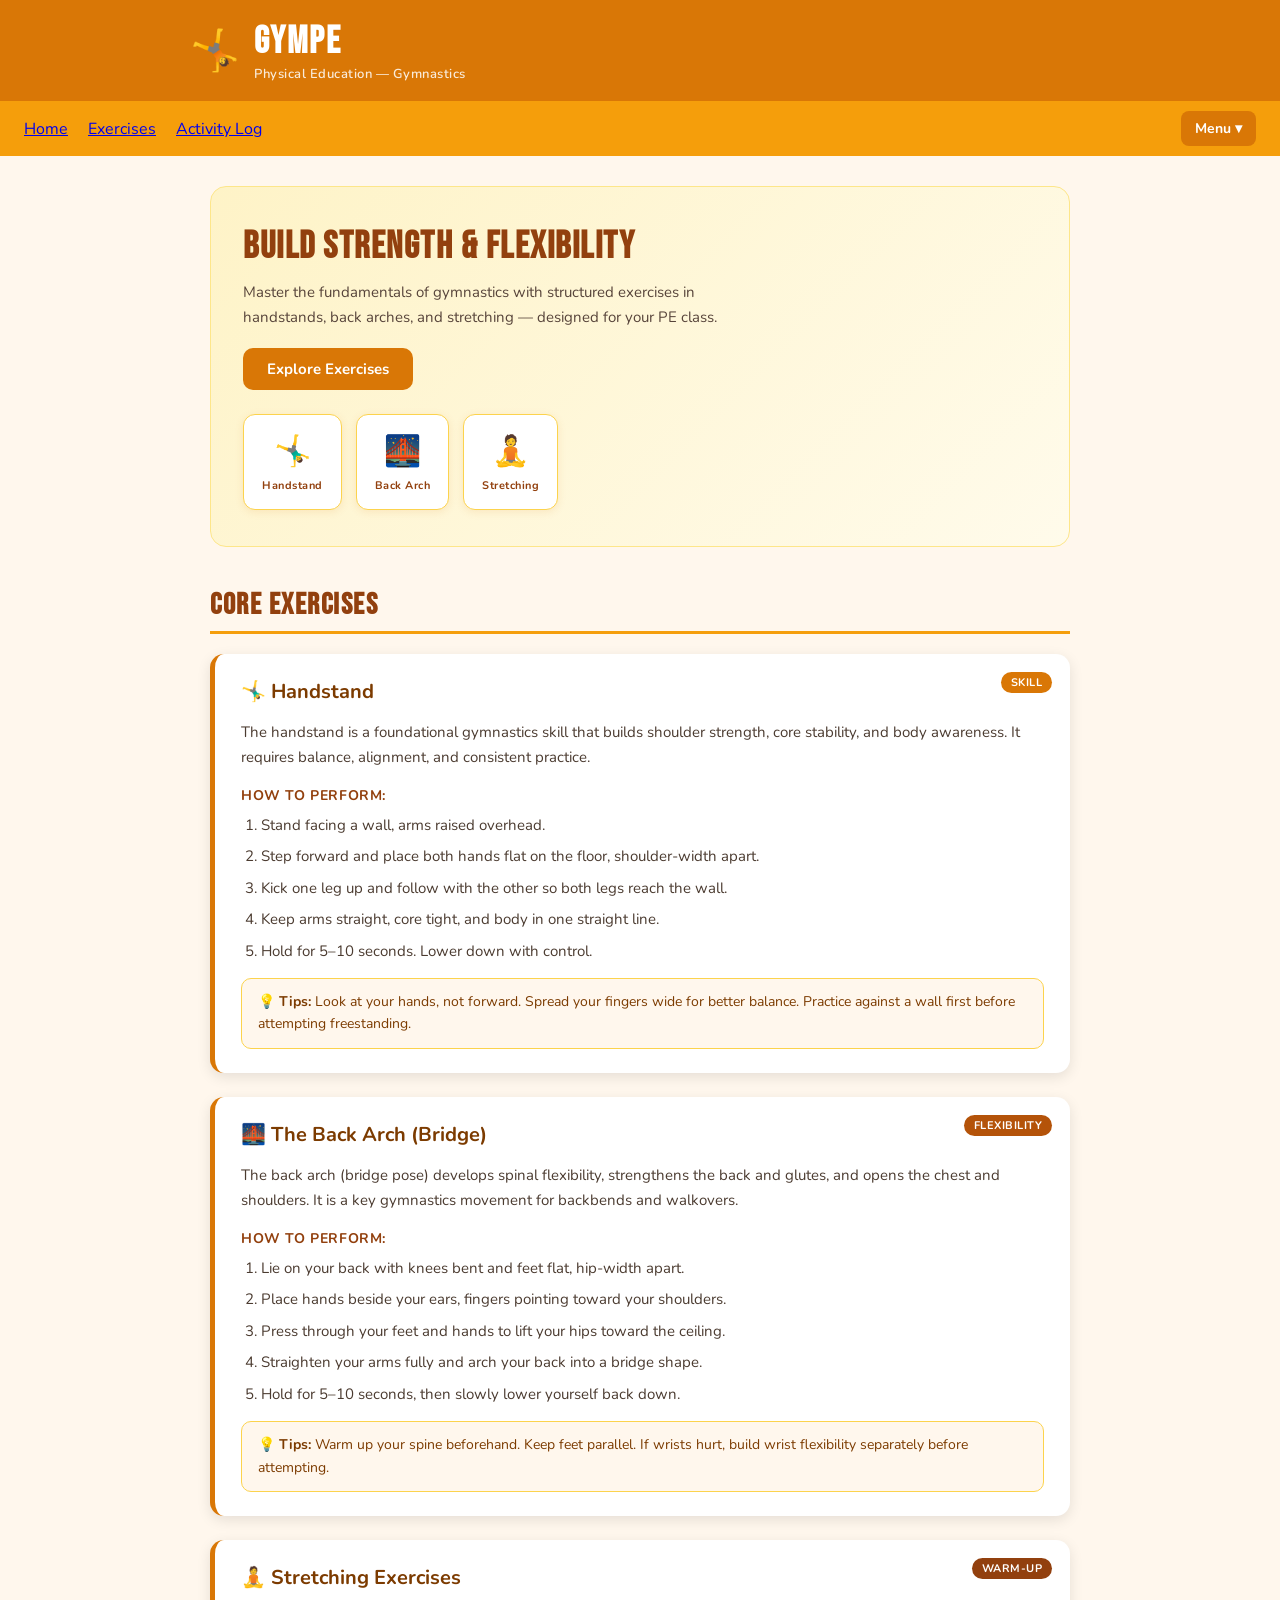
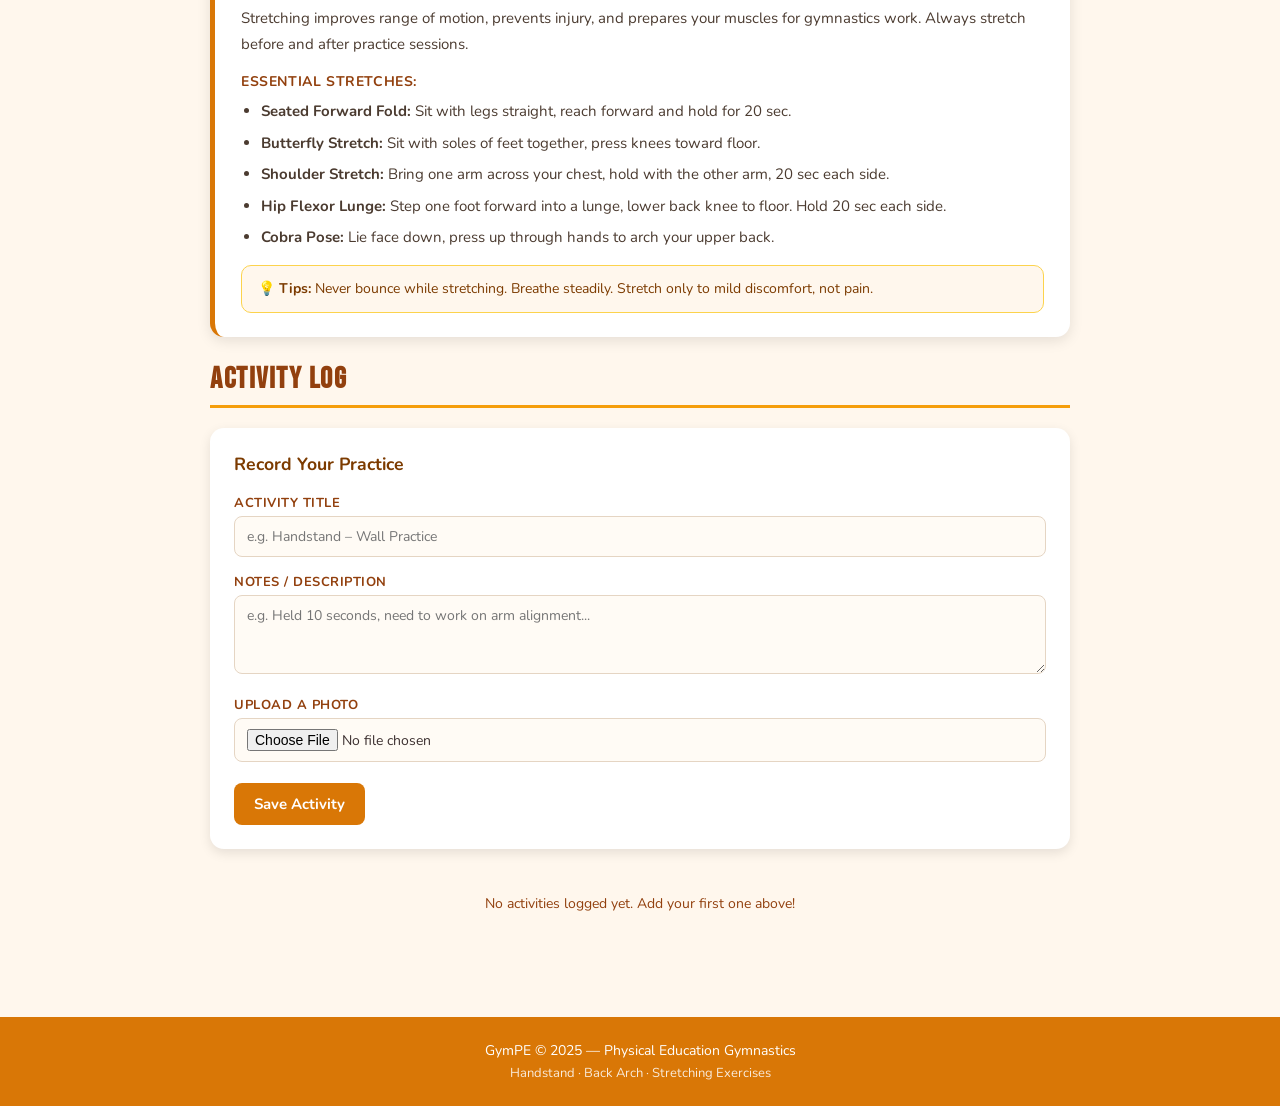
<file: index.html>
<!DOCTYPE html>
<html lang="en">
<head>
  <meta charset="UTF-8" />
  <meta name="viewport" content="width=device-width, initial-scale=1.0"/>
  <title>GymPE — Physical Education Gymnastics</title>
  <link href="https://fonts.googleapis.com/css2?family=Bebas+Neue&family=Nunito:wght@400;600;700&display=swap" rel="stylesheet"/>
  <link rel="stylesheet" href="style.css"/>
</head>
<body>

  <header>
    <div class="header-inner">
      <span class="logo-badge">🤸</span>
      <div>
        <h1>GymPE</h1>
        <p class="header-sub">Physical Education — Gymnastics</p>
      </div>
    </div>
  </header>

  <nav>
    <div class="nav-left">
      <a href="#home">Home</a>
      <a href="#exercises">Exercises</a>
      <a href="#log">Activity Log</a>
    </div>
    <div class="nav-right">
      <div class="dropdown">
        <button class="dropbtn">Menu ▾</button>
        <div class="dropdown-content">
          <a href="#handstand">Handstand</a>
          <a href="#backarch">Back Arch</a>
          <a href="#stretching">Stretching</a>
        </div>
      </div>
    </div>
  </nav>

  <main>

    <!-- HERO -->
    <section id="home" class="hero-section">
      <div class="hero-text">
        <h2>Build Strength &amp; Flexibility</h2>
        <p>Master the fundamentals of gymnastics with structured exercises in handstands, back arches, and stretching — designed for your PE class.</p>
        <a href="#exercises" class="cta-btn">Explore Exercises</a>
      </div>
      <div class="hero-icons">
        <div class="hero-icon-box">🤸‍♂️<br/><span>Handstand</span></div>
        <div class="hero-icon-box">🌉<br/><span>Back Arch</span></div>
        <div class="hero-icon-box">🧘<br/><span>Stretching</span></div>
      </div>
    </section>

    <!-- EXERCISES -->
    <section id="exercises">
      <h2 class="section-title">Core Exercises</h2>

      <!-- Handstand -->
      <div class="exercise-card" id="handstand">
        <div class="exercise-badge" style="background:#d97706;">Skill</div>
        <h3>🤸‍♂️ Handstand</h3>
        <p>The handstand is a foundational gymnastics skill that builds shoulder strength, core stability, and body awareness. It requires balance, alignment, and consistent practice.</p>
        <h4>How to Perform:</h4>
        <ol>
          <li>Stand facing a wall, arms raised overhead.</li>
          <li>Step forward and place both hands flat on the floor, shoulder-width apart.</li>
          <li>Kick one leg up and follow with the other so both legs reach the wall.</li>
          <li>Keep arms straight, core tight, and body in one straight line.</li>
          <li>Hold for 5–10 seconds. Lower down with control.</li>
        </ol>
        <div class="tips-box">
          <strong>💡 Tips:</strong> Look at your hands, not forward. Spread your fingers wide for better balance. Practice against a wall first before attempting freestanding.
        </div>
      </div>

      <!-- Back Arch -->
      <div class="exercise-card" id="backarch">
        <div class="exercise-badge" style="background:#b45309;">Flexibility</div>
        <h3>🌉 The Back Arch (Bridge)</h3>
        <p>The back arch (bridge pose) develops spinal flexibility, strengthens the back and glutes, and opens the chest and shoulders. It is a key gymnastics movement for backbends and walkovers.</p>
        <h4>How to Perform:</h4>
        <ol>
          <li>Lie on your back with knees bent and feet flat, hip-width apart.</li>
          <li>Place hands beside your ears, fingers pointing toward your shoulders.</li>
          <li>Press through your feet and hands to lift your hips toward the ceiling.</li>
          <li>Straighten your arms fully and arch your back into a bridge shape.</li>
          <li>Hold for 5–10 seconds, then slowly lower yourself back down.</li>
        </ol>
        <div class="tips-box">
          <strong>💡 Tips:</strong> Warm up your spine beforehand. Keep feet parallel. If wrists hurt, build wrist flexibility separately before attempting.
        </div>
      </div>

      <!-- Stretching -->
      <div class="exercise-card" id="stretching">
        <div class="exercise-badge" style="background:#92400e;">Warm-Up</div>
        <h3>🧘 Stretching Exercises</h3>
        <p>Stretching improves range of motion, prevents injury, and prepares your muscles for gymnastics work. Always stretch before and after practice sessions.</p>
        <h4>Essential Stretches:</h4>
        <ul>
          <li><strong>Seated Forward Fold:</strong> Sit with legs straight, reach forward and hold for 20 sec.</li>
          <li><strong>Butterfly Stretch:</strong> Sit with soles of feet together, press knees toward floor.</li>
          <li><strong>Shoulder Stretch:</strong> Bring one arm across your chest, hold with the other arm, 20 sec each side.</li>
          <li><strong>Hip Flexor Lunge:</strong> Step one foot forward into a lunge, lower back knee to floor. Hold 20 sec each side.</li>
          <li><strong>Cobra Pose:</strong> Lie face down, press up through hands to arch your upper back.</li>
        </ul>
        <div class="tips-box">
          <strong>💡 Tips:</strong> Never bounce while stretching. Breathe steadily. Stretch only to mild discomfort, not pain.
        </div>
      </div>
    </section>

    <!-- ACTIVITY LOG -->
    <section id="log">
      <h2 class="section-title">Activity Log</h2>
      <div class="card">
        <h3 style="margin-top:0;">Record Your Practice</h3>
        <label for="activityTitle">Activity Title</label>
        <input type="text" id="activityTitle" placeholder="e.g. Handstand – Wall Practice" />

        <label for="description">Notes / Description</label>
        <textarea id="description" rows="3" placeholder="e.g. Held 10 seconds, need to work on arm alignment..."></textarea>

        <label for="activityImage">Upload a Photo</label>
        <input type="file" id="activityImage" accept="image/*" />

        <button onclick="saveActivity()" style="margin-top:5px;">Save Activity</button>
      </div>

      <div id="activityList" style="margin-top:25px;"></div>
    </section>

  </main>

  <footer>
    <p>GymPE &copy; 2025 — Physical Education Gymnastics</p>
    <p style="font-size:13px; opacity:0.85;">Handstand · Back Arch · Stretching Exercises</p>
  </footer>

  <script src="script.js"></script>
</body>
</html>
</file>
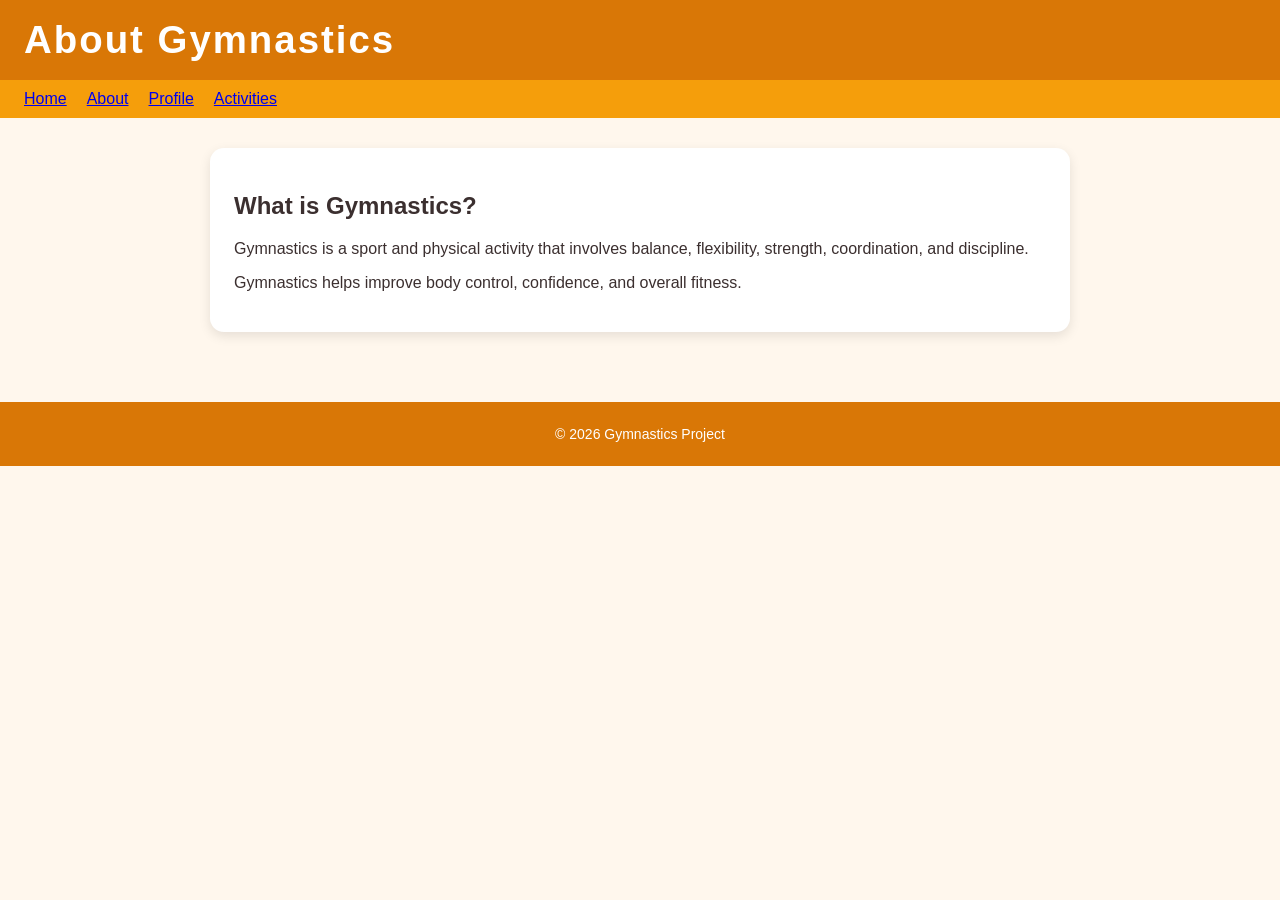
<file: about.html>
<!DOCTYPE html>
<html lang="eng">
<head>
    <meta charset="UTF-8">
    <meta name="viewport" content="width=device-width, initial-scale=1.0">
    <title>About Gymnastics</title>
    <link rel="stylesheet" href="style.css">
</head>
<body>

    <header>
        <h1>About Gymnastics</h1>
    </header>

    <nav>
      <div class="nav-left">
        <a href="index.html">Home</a>
        <a href="about.html">About</a>
        <a href="profile.html">Profile</a>
        <a href="activities.html">Activities</a>
      </div>
    </nav>

    <main>
        <div class="card">

            <h2>What is Gymnastics?</h2>

            <p>
                Gymnastics is a sport and physical activity that
                involves balance, flexibility, strength,
                coordination, and discipline.
            </p>

            <p>
                Gymnastics helps improve body control,
                confidence, and overall fitness.
            </p>

        </div>
    </main>

    <footer>
        <p>© 2026 Gymnastics Project</p>
    </footer>

</body>
</html>
</file>
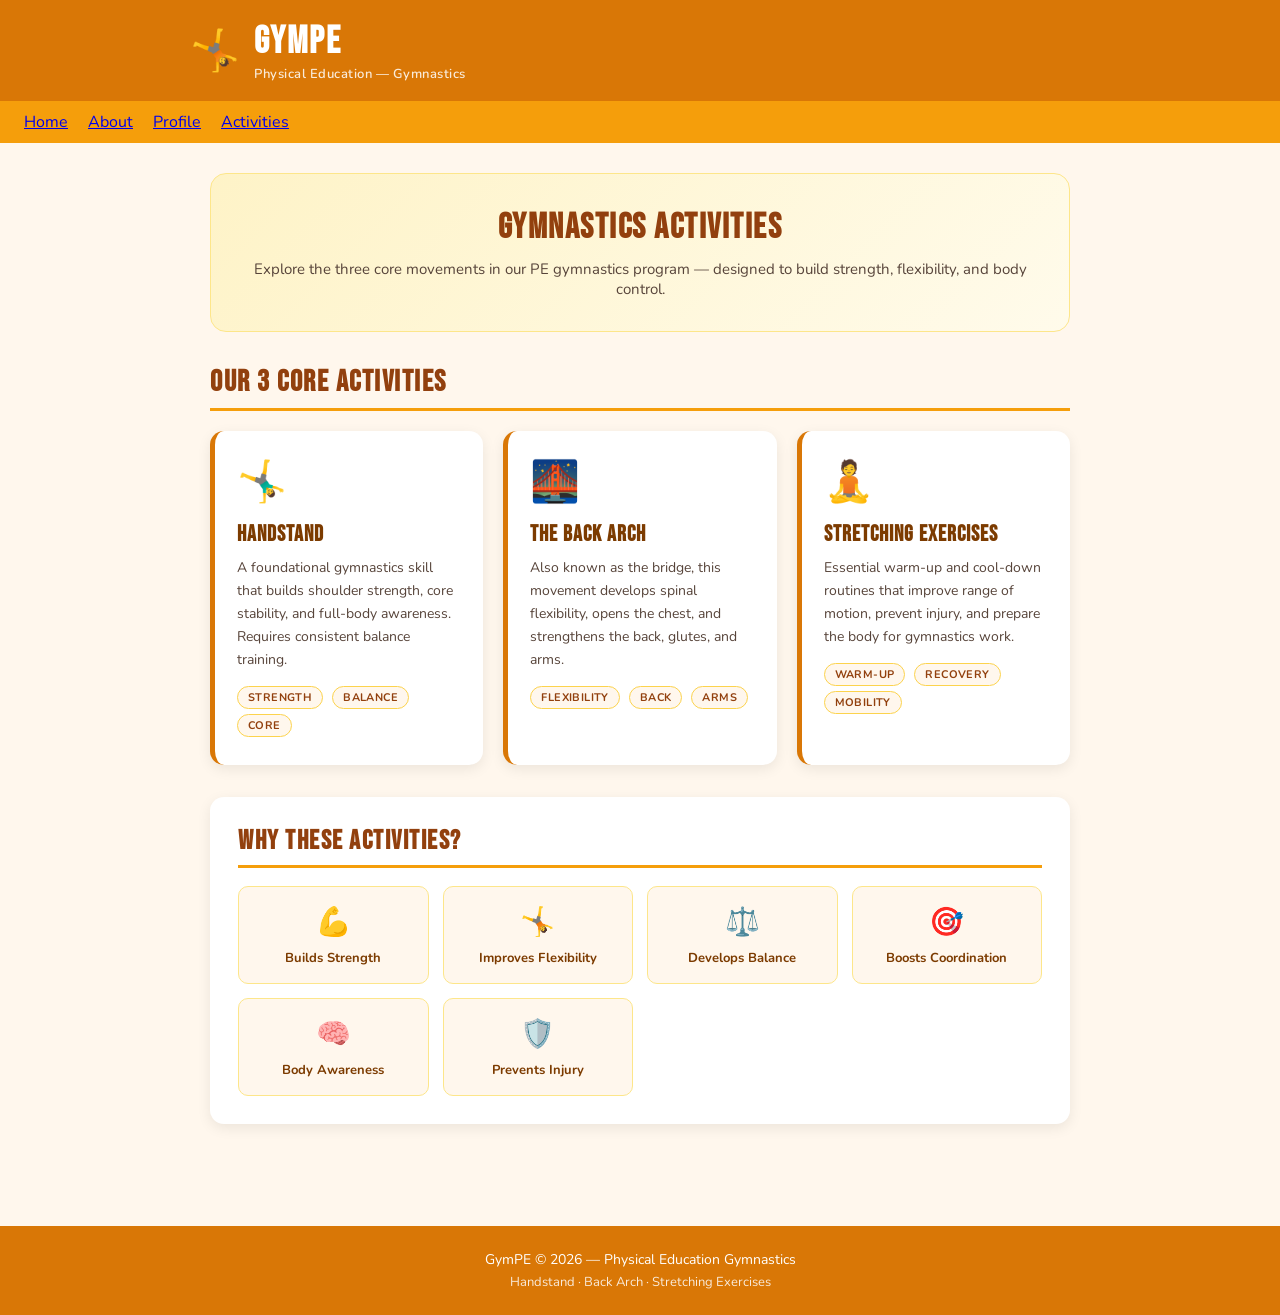
<file: activities (1).html>
<!DOCTYPE html>
<html lang="en">
<head>
  <meta charset="UTF-8">
  <meta name="viewport" content="width=device-width, initial-scale=1.0">
  <title>Activities — GymPE</title>
  <link href="https://fonts.googleapis.com/css2?family=Bebas+Neue&family=Nunito:wght@400;600;700&display=swap" rel="stylesheet"/>
  <link rel="stylesheet" href="style.css">
  <style>
    .activities-hero {
      background: linear-gradient(135deg, #fef3c7 0%, #fffbeb 100%);
      border-radius: 16px;
      padding: 32px;
      margin-bottom: 32px;
      border: 1px solid #fde68a;
      text-align: center;
    }
    .activities-hero h2 {
      font-family: 'Bebas Neue', sans-serif;
      font-size: 2.2rem;
      color: #92400e;
      letter-spacing: 1.5px;
      margin: 0 0 10px;
    }
    .activities-hero p {
      color: #57443a;
      font-size: 15px;
      margin: 0;
    }
    .activity-grid {
      display: grid;
      grid-template-columns: repeat(auto-fit, minmax(260px, 1fr));
      gap: 20px;
      margin-bottom: 32px;
    }
    .act-card {
      background: white;
      border-radius: 14px;
      padding: 24px 22px;
      border-left: 5px solid #d97706;
      box-shadow: 0 4px 14px rgba(0,0,0,0.08);
      transition: transform 0.15s;
    }
    .act-card:hover {
      transform: translateY(-3px);
    }
    .act-icon {
      font-size: 40px;
      margin-bottom: 12px;
      display: block;
    }
    .act-card h3 {
      font-family: 'Bebas Neue', sans-serif;
      font-size: 1.4rem;
      color: #7c3b00;
      letter-spacing: 1px;
      margin: 0 0 8px;
    }
    .act-card p {
      font-size: 14px;
      color: #57443a;
      line-height: 1.65;
      margin: 0 0 14px;
    }
    .act-tag {
      display: inline-block;
      background: #fff7ed;
      border: 1px solid #fcd34d;
      color: #92400e;
      font-size: 11px;
      font-weight: 700;
      padding: 3px 10px;
      border-radius: 20px;
      margin-right: 5px;
      margin-bottom: 4px;
      text-transform: uppercase;
      letter-spacing: 0.4px;
    }
    .benefits-section {
      background: white;
      border-radius: 14px;
      padding: 28px;
      box-shadow: 0 4px 14px rgba(0,0,0,0.08);
      margin-bottom: 32px;
    }
    .benefits-section h2 {
      font-family: 'Bebas Neue', sans-serif;
      font-size: 1.7rem;
      color: #92400e;
      letter-spacing: 1.5px;
      margin: 0 0 18px;
      padding-bottom: 8px;
      border-bottom: 3px solid #f59e0b;
    }
    .benefits-grid {
      display: grid;
      grid-template-columns: repeat(auto-fit, minmax(180px, 1fr));
      gap: 14px;
    }
    .benefit-box {
      background: #fff7ed;
      border-radius: 10px;
      padding: 16px;
      text-align: center;
      border: 1px solid #fde68a;
    }
    .benefit-box span {
      font-size: 28px;
      display: block;
      margin-bottom: 8px;
    }
    .benefit-box p {
      margin: 0;
      font-size: 13px;
      font-weight: 700;
      color: #7c3b00;
    }
  </style>
</head>
<body>

  <header>
    <div class="header-inner">
      <span class="logo-badge">🤸</span>
      <div>
        <h1>GymPE</h1>
        <p class="header-sub">Physical Education — Gymnastics</p>
      </div>
    </div>
  </header>

  <nav>
    <div class="nav-left">
      <a href="index.html">Home</a>
      <a href="about.html">About</a>
      <a href="profile.html">Profile</a>
      <a href="activities.html">Activities</a>
    </div>
  </nav>

  <main>

    <div class="activities-hero">
      <h2>Gymnastics Activities</h2>
      <p>Explore the three core movements in our PE gymnastics program — designed to build strength, flexibility, and body control.</p>
    </div>

    <h2 class="section-title">Our 3 Core Activities</h2>

    <div class="activity-grid">

      <div class="act-card">
        <span class="act-icon">🤸‍♂️</span>
        <h3>Handstand</h3>
        <p>A foundational gymnastics skill that builds shoulder strength, core stability, and full-body awareness. Requires consistent balance training.</p>
        <span class="act-tag">Strength</span>
        <span class="act-tag">Balance</span>
        <span class="act-tag">Core</span>
      </div>

      <div class="act-card">
        <span class="act-icon">🌉</span>
        <h3>The Back Arch</h3>
        <p>Also known as the bridge, this movement develops spinal flexibility, opens the chest, and strengthens the back, glutes, and arms.</p>
        <span class="act-tag">Flexibility</span>
        <span class="act-tag">Back</span>
        <span class="act-tag">Arms</span>
      </div>

      <div class="act-card">
        <span class="act-icon">🧘</span>
        <h3>Stretching Exercises</h3>
        <p>Essential warm-up and cool-down routines that improve range of motion, prevent injury, and prepare the body for gymnastics work.</p>
        <span class="act-tag">Warm-Up</span>
        <span class="act-tag">Recovery</span>
        <span class="act-tag">Mobility</span>
      </div>

    </div>

    <div class="benefits-section">
      <h2>Why These Activities?</h2>
      <div class="benefits-grid">
        <div class="benefit-box">
          <span>💪</span>
          <p>Builds Strength</p>
        </div>
        <div class="benefit-box">
          <span>🤸</span>
          <p>Improves Flexibility</p>
        </div>
        <div class="benefit-box">
          <span>⚖️</span>
          <p>Develops Balance</p>
        </div>
        <div class="benefit-box">
          <span>🎯</span>
          <p>Boosts Coordination</p>
        </div>
        <div class="benefit-box">
          <span>🧠</span>
          <p>Body Awareness</p>
        </div>
        <div class="benefit-box">
          <span>🛡️</span>
          <p>Prevents Injury</p>
        </div>
      </div>
    </div>

  </main>

  <footer>
    <p>GymPE &copy; 2026 — Physical Education Gymnastics</p>
    <p style="font-size:13px; opacity:0.85;">Handstand · Back Arch · Stretching Exercises</p>
  </footer>

</body>
</html>
</file>
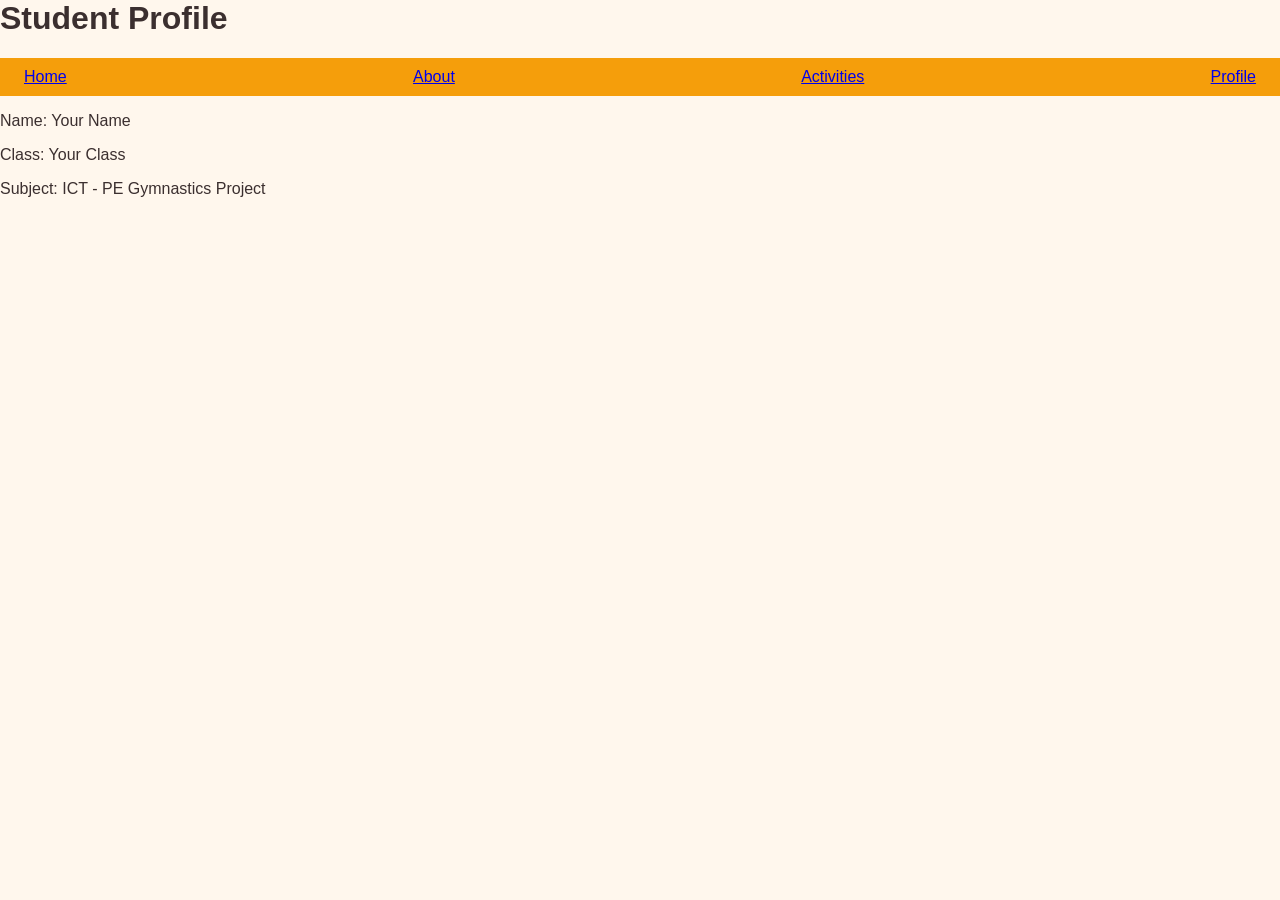
<file: profile.html>
<profile.html>
<html>
<head>
    <title>Profile</title>
    <link rel="stylesheet" href="style.css">
</head>

<body>

    <h1>Student Profile</h1>

    <nav>
        <a href="index.html">Home</a>
        <a href="about.html">About</a>
        <a href="activities.html">Activities</a>
        <a href="profile.html">Profile</a>
    </nav>

    <p>Name: Your Name</p>
    <p>Class: Your Class</p>
    <p>Subject: ICT - PE Gymnastics Project</p>

</body>
</html>
</file>
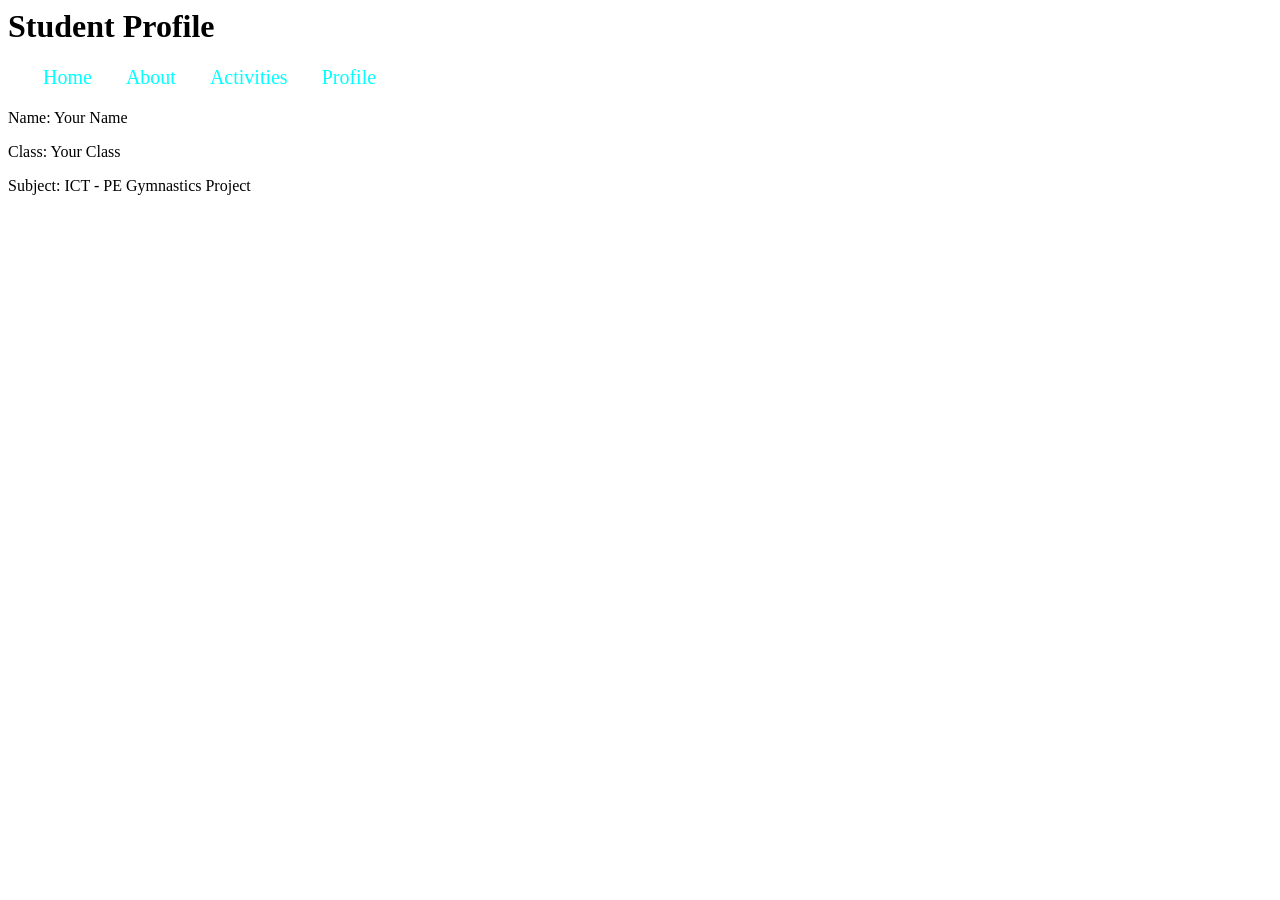
<file: New folder/profilke.html>
<profile.html>
<html>
<head>
    <title>Profile</title>
    <link rel="stylesheet" href="style.css">
</head>

<body>

    <h1>Student Profile</h1>

    <nav>
        <a href="index.html">Home</a>
        <a href="about.html">About</a>
        <a href="activities.html">Activities</a>
        <a href="profile.html">Profile</a>
    </nav>

    <p>Name: Your Name</p>
    <p>Class: Your Class</p>
    <p>Subject: ICT - PE Gymnastics Project</p>

</body>
</html>
</file>
<file: style.css>
* {
  box-sizing: border-box;
}

body {
  margin: 0;
  font-family: 'Nunito', Arial, sans-serif;
  background-color: #fff7ed;
  color: #3b2f2f;
}

/* HEADER */
header {
  background-color: #d97706;
  padding: 18px 24px;
}

.header-inner {
  display: flex;
  align-items: center;
  gap: 14px;
  max-width: 900px;
  margin: auto;
}

.logo-badge {
  font-size: 40px;
  line-height: 1;
}

header h1 {
  margin: 0;
  font-family: 'Bebas Neue', sans-serif;
  font-size: 2.4rem;
  color: white;
  letter-spacing: 2px;
}

.header-sub {
  margin: 0;
  font-size: 13px;
  color: rgba(255,255,255,0.85);
  font-weight: 600;
  letter-spacing: 0.5px;
}

/* NAV */
nav {
  display: flex;
  justify-content: space-between;
  align-items: center;
  background-color: #f59e0b;
  padding: 10px 24px;
}

.nav-left {
  display: flex;
  gap: 20px;
}

nav a:hover {
  opacity: 0.9;
  color: #fff7ed;
  transform: translateY(-2px);
}
  text-decoration: none;
  color: white;
  font-weight: 700;
  font-size: 15px;

  transition:
    transform 0.2s ease,
    opacity 0.2s ease,
    color 0.2s ease;
}

nav a:hover {
  opacity: 0.75;
  text-decoration: underline;
}

/* DROPDOWN */
.nav-right {
  position: relative;
}

.dropbtn {
  background-color: #d97706;
  color: white;
  padding: 8px 14px;
  font-size: 14px;
  font-weight: 700;
  font-family: 'Nunito', sans-serif;
  border: none;
  border-radius: 8px;
  cursor: pointer;
}

.dropdown {
  position: relative;
  display: inline-block;
}

.dropdown-content {
  display: none;
  position: absolute;
  right: 0;
  background-color: white;
  min-width: 160px;
  border-radius: 10px;
  overflow: hidden;
  box-shadow: 0px 4px 16px rgba(0,0,0,0.18);
  z-index: 10;
}

.dropdown-content a {
  color: #3b2f2f;
  padding: 10px 16px;
  text-decoration: none;
  display: block;
  font-weight: 700;
  font-size: 14px;
}

.dropdown-content a:hover {
  background-color: #fff7ed;
}

.dropdown:hover .dropdown-content {
  display: block;
}

.dropdown:hover .dropbtn {
  background-color: #b45309;
}

/* MAIN */
main {
  padding: 30px 20px;
  max-width: 900px;
  margin: auto;
}

/* HERO */
.hero-section {
  background: linear-gradient(135deg, #fef3c7 0%, #fffbeb 100%);
  border-radius: 16px;
  padding: 36px 32px;
  margin-bottom: 40px;
  display: flex;
  align-items: center;
  justify-content: space-between;
  gap: 24px;
  border: 1px solid #fde68a;
  flex-wrap: wrap;
}

.hero-text h2 {
  margin: 0 0 10px;
  font-family: 'Bebas Neue', sans-serif;
  font-size: 2.4rem;
  color: #92400e;
  letter-spacing: 1.5px;
}

.hero-text p {
  margin: 0 0 18px;
  color: #57443a;
  font-size: 15px;
  line-height: 1.65;
  max-width: 480px;
}

.cta-btn {
  display: inline-block;
  background-color: #d97706;
  color: white;
  padding: 11px 24px;
  border-radius: 10px;
  text-decoration: none;
  font-weight: 700;
  font-size: 15px;
  transition: background-color 0.15s;
}

.cta-btn:hover {
  background-color: #b45309;
}

.hero-icons {
  display: flex;
  gap: 14px;
}

.hero-icon-box {
  background: white;
  border: 1px solid #fcd34d;
  border-radius: 12px;
  padding: 16px 18px;
  text-align: center;
  font-size: 30px;
  min-width: 80px;
  box-shadow: 0 2px 8px rgba(217,119,6,0.12);
}

.hero-icon-box span {
  display: block;
  font-size: 11px;
  font-weight: 700;
  color: #92400e;
  margin-top: 6px;
  letter-spacing: 0.5px;
}

/* SECTION TITLE */
.section-title {
  font-family: 'Bebas Neue', sans-serif;
  font-size: 1.9rem;
  color: #92400e;
  letter-spacing: 1.5px;
  margin: 0 0 20px;
  padding-bottom: 8px;
  border-bottom: 3px solid #f59e0b;
}

/* EXERCISE CARDS */
.exercise-card {
  background-color: white;
  padding: 24px 26px;
  border-radius: 14px;
  box-shadow: 0 4px 14px rgba(0,0,0,0.10);
  margin-bottom: 24px;
  position: relative;
  border-left: 5px solid #d97706;
transition:
  transform 0.25s ease,
  box-shadow 0.25s ease;
.exercise-card:hover {
  transform: translateY(-6px);

  box-shadow:
    0 10px 24px rgba(0,0,0,0.15);
}}

.exercise-badge {
  position: absolute;
  top: 18px;
  right: 18px;
  color: white;
  font-size: 11px;
  font-weight: 700;
  padding: 3px 10px;
  border-radius: 20px;
  letter-spacing: 0.5px;
  text-transform: uppercase;
}

.exercise-card h3 {
  margin: 0 0 10px;
  font-size: 1.25rem;
  color: #7c3b00;
}

.exercise-card h4 {
  margin: 14px 0 8px;
  font-size: 14px;
  color: #92400e;
  text-transform: uppercase;
  letter-spacing: 0.6px;
}

.exercise-card p,
.exercise-card li {
  font-size: 15px;
  line-height: 1.7;
  color: #4b3b30;
}

.exercise-card ol,
.exercise-card ul {
  padding-left: 20px;
  margin: 0;
}

.exercise-card li {
  margin-bottom: 6px;
}

.tips-box {
  background-color: #fff7ed;
  border: 1px solid #fcd34d;
  border-radius: 10px;
  padding: 12px 16px;
  margin-top: 14px;
  font-size: 14px;
  color: #7c3b00;
  line-height: 1.6;
}

/* CARD (form) */
.card {
  background-color: white;
  padding: 24px;
  border-radius: 14px;
  box-shadow: 0 4px 12px rgba(0,0,0,0.10);
}

.card h3 {
  color: #7c3b00;
  font-size: 1.1rem;
}

label {
  display: block;
  font-weight: 700;
  font-size: 13px;
  color: #92400e;
  margin-bottom: 4px;
  text-transform: uppercase;
  letter-spacing: 0.5px;
}

input[type="text"],
input[type="file"],
textarea {
  width: 100%;
  padding: 10px 12px;
  margin-bottom: 16px;
  border-radius: 8px;
  border: 1px solid #e5d5c3;
  font-family: 'Nunito', sans-serif;
  font-size: 14px;
  background: #fffbf5;
  color: #3b2f2f;
  outline: none;
  transition: border-color 0.15s;
}

input[type="text"]:focus,
textarea:focus {
  border-color: #d97706;
}

textarea {
  resize: vertical;
}

button {
  background-color: #d97706;
  border: none;
  padding: 11px 20px;
  color: white;
  border-radius: 8px;
  cursor: pointer;
  font-family: 'Nunito', sans-serif;
  font-weight: 700;
  font-size: 15px;
  transition: background-color 0.15s;
}

button:hover {
  background-color: #b45309;
}

/* ACTIVITY CARDS */
.activity-card {
  background-color: white;
  padding: 18px 20px;
  border-radius: 12px;
  margin-bottom: 16px;
  border: 1px solid #fde68a;
  box-shadow: 0 2px 8px rgba(217,119,6,0.08);
}

.activity-card h4 {
  margin: 0 0 8px;
  color: #7c3b00;
  font-size: 1rem;
}

.activity-card img {
  width: 100%;
  max-width: 500px;
  border-radius: 10px;
  margin-top: 10px;
  display: block;
}

.activity-card button {
  margin-top: 12px;
  background-color: #ef4444;
  font-size: 13px;
  padding: 7px 14px;
}

.activity-card button:hover {
  background-color: #b91c1c;
}

/* FOOTER */
footer {
  text-align: center;
  padding: 20px 15px;
  background-color: #d97706;
  color: white;
  margin-top: 40px;
}

footer p {
  margin: 4px 0;
  font-size: 14px;
}

/* RESPONSIVE */
@media (max-width: 600px) {
  .hero-section {
    flex-direction: column;
  }
  .hero-icons {
    flex-wrap: wrap;
    justify-content: center;
  }
  .hero-text h2 {
    font-size: 1.8rem;
  }
}
body {
  animation: fadeIn 0.7s ease;
}

@keyframes fadeIn {
  from {
    opacity: 0;
    transform: translateY(10px);
  }

  to {
    opacity: 1;
    transform: translateY(0);
  }
}
</file>
<file: New folder/style.css>
style.css
body {
    font-family: Arial;
    background-color: #111;
    color: white;
    text-align: center;
    padding: 20px;
}

nav {
    margin: 20px;
}

a {
    color: cyan;
    text-decoration: none;
    margin: 15px;
    font-size: 20px;
}

a:hover {
    color: yellow;
}

ul {
    list-style-position: inside;
}
</file>
